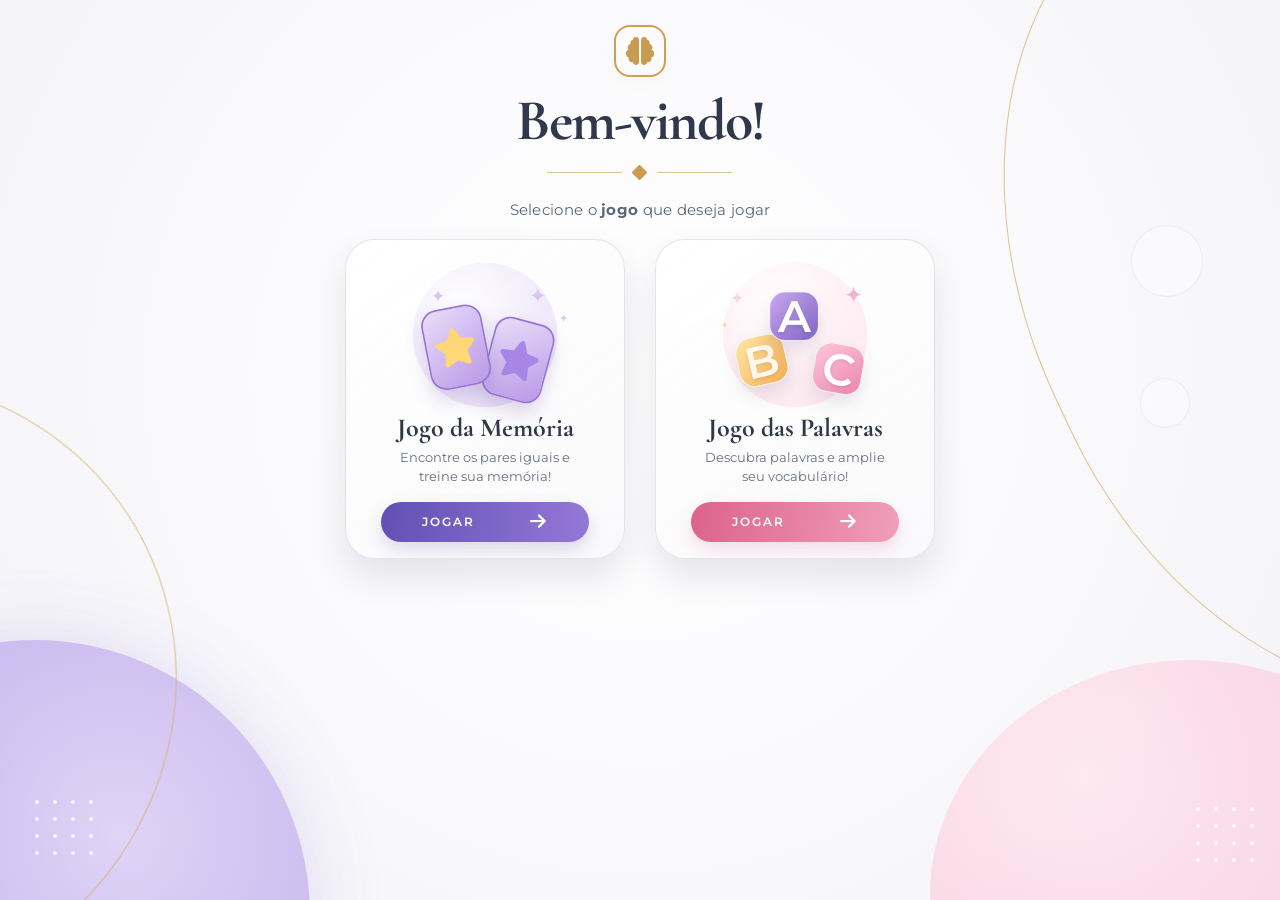
<file: index.html>
<!DOCTYPE html>
<html lang="pt-br">
<head>
    <meta charset="UTF-8">
    <meta name="viewport" content="width=device-width, initial-scale=1.0">

    <title>Jogos</title>

    <link rel="preconnect" href="https://fonts.googleapis.com">
    <link rel="preconnect" href="https://fonts.gstatic.com" crossorigin>
    <link href="https://fonts.googleapis.com/css2?family=Cormorant+Garamond:wght@600;700&family=Montserrat:wght@400;500;600;700&display=swap" rel="stylesheet">

    <link rel="stylesheet"
          href="https://cdnjs.cloudflare.com/ajax/libs/font-awesome/6.5.2/css/all.min.css">
    <link rel="stylesheet" href="assets/css/style.css">
</head>

<body>
    <div class="forma forma-esquerda"></div>
    <div class="forma forma-direita"></div>

    <div class="linha linha-esquerda"></div>
    <div class="linha linha-direita"></div>

    <div class="circulo circulo-1"></div>
    <div class="circulo circulo-2"></div>

    <div class="pontinhos pontinhos-esquerda">
        <span></span><span></span><span></span><span></span>
        <span></span><span></span><span></span><span></span>
        <span></span><span></span><span></span><span></span>
        <span></span><span></span><span></span><span></span>
    </div>

    <div class="pontinhos pontinhos-direita">
        <span></span><span></span><span></span><span></span>
        <span></span><span></span><span></span><span></span>
        <span></span><span></span><span></span><span></span>
        <span></span><span></span><span></span><span></span>
    </div>


    <main class="pagina">
        <section class="cabecalho">
            <div class="icone-cerebro">
                <i class="fa-solid fa-brain"></i>
            </div>

            <h1>Bem-vindo!</h1>

            <div class="divisor">
                <span></span>
                <i class="fa-solid fa-diamond"></i>
                <span></span>
            </div>

            <h2>Selecione o <strong>jogo</strong> que deseja jogar</h2>
        </section>


        <section class="jogos">
            <div class="card card-memoria">
                <div class="ilustracao memoria-ilustracao">
                    <div class="brilho brilho-1">✦</div>
                    <div class="brilho brilho-2">✦</div>
                    <div class="brilho brilho-3">✦</div>

                    <div class="circulo-fundo"></div>

                    <div class="carta carta-1">
                        <i class="fa-solid fa-star"></i>
                    </div>

                    <div class="carta carta-2">
                        <i class="fa-solid fa-star"></i>
                    </div>
                </div>

                <h3>Jogo da Memória</h3>

                <p>
                    Encontre os pares iguais e<br>
                    treine sua memória!
                </p>

                <button class="botao jogar-memoria">
                    <span>JOGAR</span>
                    <i class="fa-solid fa-arrow-right"></i>
                </button>
            </div>


            <div class="card card-palavras">
                <div class="ilustracao palavras-ilustracao">
                    <div class="brilho brilho-a">✦</div>
                    <div class="brilho brilho-b">✦</div>
                    <div class="brilho brilho-c">✦</div>

                    <div class="circulo-fundo"></div>

                    <div class="letra letra-b">B</div>
                    <div class="letra letra-a">A</div>
                    <div class="letra letra-c">C</div>
                </div>

                <h3>Jogo das Palavras</h3>

                <p>
                    Descubra palavras e amplie<br>
                    seu vocabulário!
                </p>

                <button class="botao jogar-palavras">
                    <span>JOGAR</span>
                    <i class="fa-solid fa-arrow-right"></i>
                </button>
            </div>
        </section>
    </main>

    <script src="assets/js/script.js"></script>

</body>
</html>
</file>
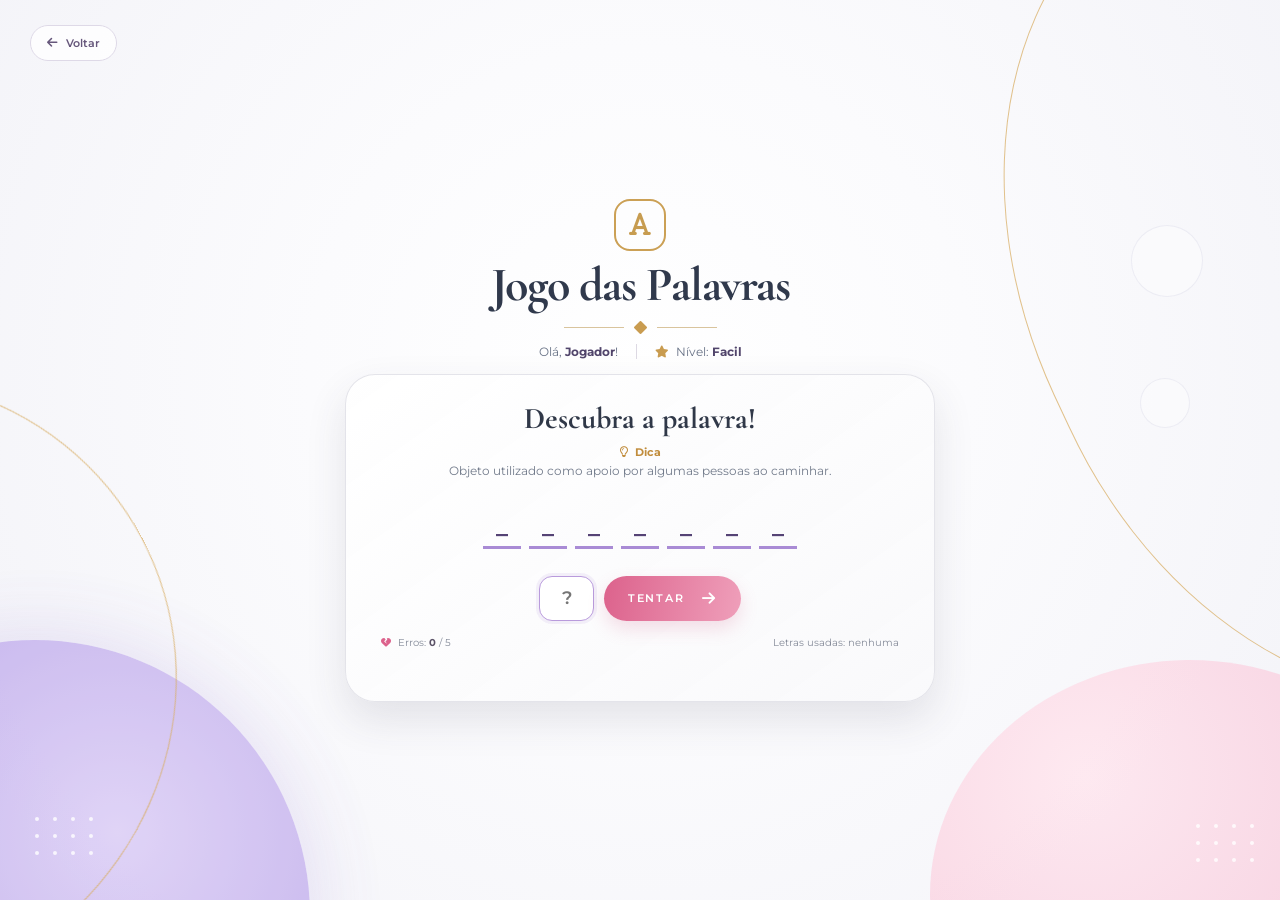
<file: jogo-palavras.html>
<!DOCTYPE html>
<html lang="pt-br">
<head>
    <meta charset="UTF-8">
    <meta name="viewport" content="width=device-width, initial-scale=1.0">

    <title>Jogo das Palavras</title>

    <link rel="preconnect" href="https://fonts.googleapis.com">
    <link rel="preconnect" href="https://fonts.gstatic.com" crossorigin>
    <link href="https://fonts.googleapis.com/css2?family=Cormorant+Garamond:wght@600;700&family=Montserrat:wght@400;500;600;700&display=swap" rel="stylesheet">

    <link rel="stylesheet"
          href="https://cdnjs.cloudflare.com/ajax/libs/font-awesome/6.5.2/css/all.min.css">
    <link rel="stylesheet" href="assets/css/jogo-palavras.css">
</head>

<body>
    <div class="forma forma-esquerda"></div>
    <div class="forma forma-direita"></div>

    <div class="linha linha-esquerda"></div>
    <div class="linha linha-direita"></div>

    <div class="circulo circulo-1"></div>
    <div class="circulo circulo-2"></div>


    <div class="pontinhos pontinhos-esquerda">
        <span></span><span></span><span></span><span></span>
        <span></span><span></span><span></span><span></span>
        <span></span><span></span><span></span><span></span>
    </div>

    <div class="pontinhos pontinhos-direita">
        <span></span><span></span><span></span><span></span>
        <span></span><span></span><span></span><span></span>
        <span></span><span></span><span></span><span></span>
    </div>


    <main class="pagina">
        <a href="palavras.html" class="botao-voltar">
            <i class="fa-solid fa-arrow-left"></i>
            <span>Voltar</span>
        </a>

        <section class="conteudo">
            <div class="icone-palavras">
                <i class="fa-solid fa-font"></i>
            </div>

            <h1>Jogo das Palavras</h1>

            <div class="divisor">
                <span></span>
                <i class="fa-solid fa-diamond"></i>
                <span></span>
            </div>

            <div class="jogador">
                <span>
                    Olá, <strong id="nickname-display"></strong>!
                </span>

                <span class="nivel-display">
                    <i class="fa-solid fa-star"></i>
                    Nível: <strong id="nivel-display"></strong>
                </span>
            </div>


            <div class="card">
                <h2>Descubra a palavra!</h2>

                <p class="dica-titulo">
                    <i class="fa-regular fa-lightbulb"></i>
                    Dica
                </p>

                <p id="dica" class="dica">
                    Carregando dica...
                </p>


                <div id="palavra" class="palavra">
                </div>


                <div class="campo-letra">
                    <input
                        type="text"
                        id="letra-input"
                        maxlength="1"
                        placeholder="?"
                        autocomplete="off"
                    >

                    <button id="tentar" class="botao">
                        <span>TENTAR</span>
                        <i class="fa-solid fa-arrow-right"></i>
                    </button>
                </div>


                <div class="informacoes">
                    <div class="erros">
                        <i class="fa-solid fa-heart-crack"></i>
                        Erros:
                        <strong id="erros">0</strong> / 5
                    </div>

                    <div id="letras-usadas" class="letras-usadas">
                        Letras usadas: nenhuma
                    </div>
                </div>


                <p id="mensagem" class="mensagem"></p>


                <div id="botoes-finais" class="botoes-finais">
                    <button id="jogar-novamente" class="botao novamente">
                        <i class="fa-solid fa-rotate-right"></i>
                        JOGAR NOVAMENTE
                    </button>

                    <button id="voltar" class="voltar">
                        <i class="fa-solid fa-arrow-left"></i>
                        Trocar nível
                    </button>
                </div>
            </div>
        </section>
    </main>

    <script src="assets/js/jogo-palavras.js"></script>

</body>
</html>
</file>
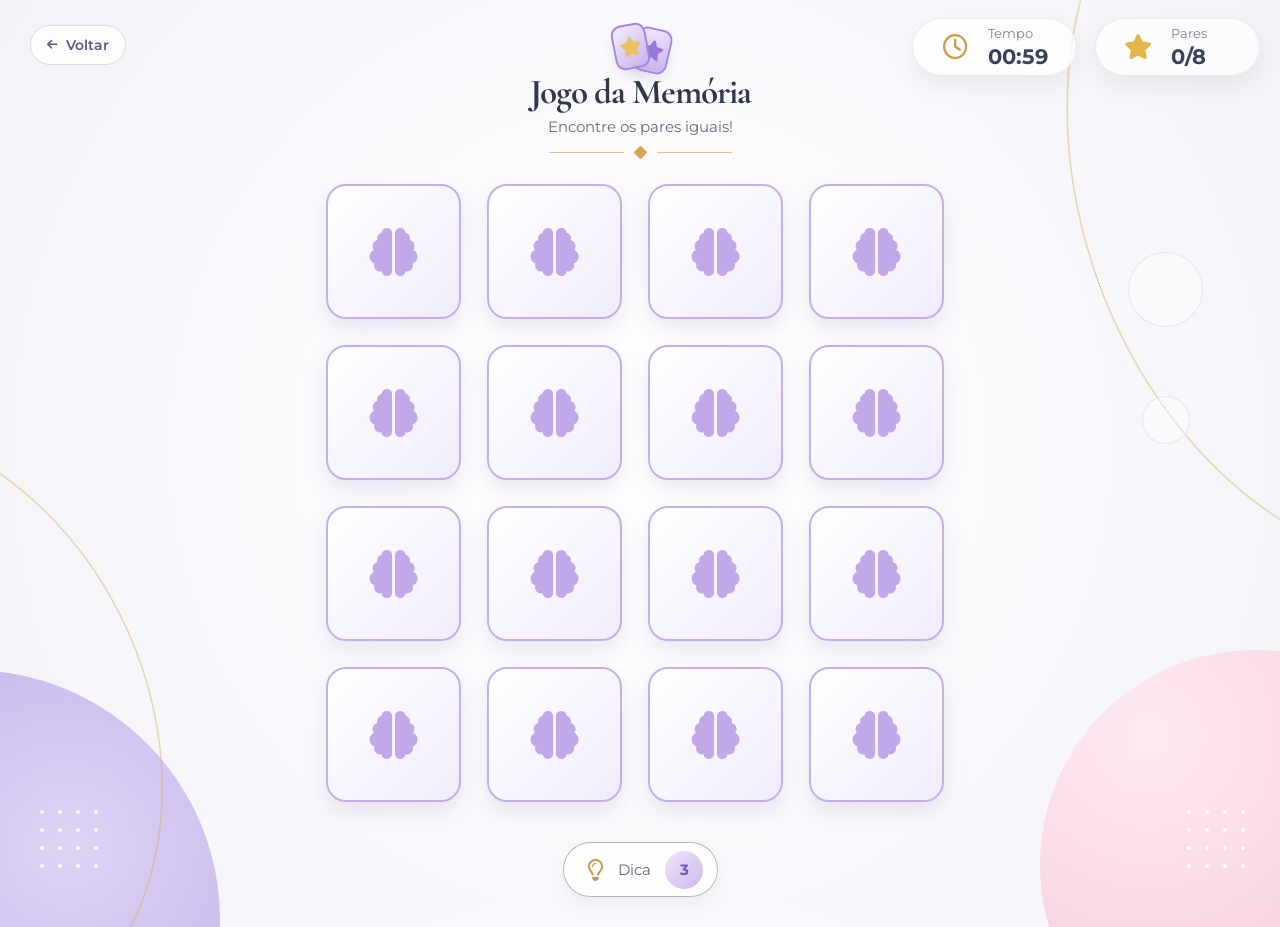
<file: memoria.html>
<!DOCTYPE html>
<html lang="pt-br">
<head>
    <meta charset="UTF-8">
    <meta name="viewport" content="width=device-width, initial-scale=1.0">

    <title>Jogo da Memória</title>

    <link rel="preconnect" href="https://fonts.googleapis.com">
    <link rel="preconnect" href="https://fonts.gstatic.com" crossorigin>
    <link href="https://fonts.googleapis.com/css2?family=Cormorant+Garamond:wght@600;700&family=Montserrat:wght@400;500;600;700&display=swap" rel="stylesheet">

    <link rel="stylesheet"
        href="https://cdnjs.cloudflare.com/ajax/libs/font-awesome/6.5.2/css/all.min.css">
    <link rel="stylesheet" href="assets/css/memoria.css">
</head>

<body>
    <div class="forma forma-esquerda"></div>
    <div class="forma forma-direita"></div>

    <div class="linha linha-esquerda"></div>
    <div class="linha linha-direita"></div>

    <div class="circulo circulo-1"></div>
    <div class="circulo circulo-2"></div>

    <div class="pontinhos pontinhos-esquerda">
        <span></span><span></span><span></span><span></span>
        <span></span><span></span><span></span><span></span>
        <span></span><span></span><span></span><span></span>
        <span></span><span></span><span></span><span></span>
    </div>

    <div class="pontinhos pontinhos-direita">
        <span></span><span></span><span></span><span></span>
        <span></span><span></span><span></span><span></span>
        <span></span><span></span><span></span><span></span>
        <span></span><span></span><span></span><span></span>
    </div>


    <main class="pagina">
        <a href="index.html" class="botao-voltar">
            <i class="fa-solid fa-arrow-left"></i>
            <span>Voltar</span>
        </a>

        <div class="informacoes">
            <div class="tempo-box">
                <div class="icone-info">
                    <i class="fa-regular fa-clock"></i>
                </div>

                <div>
                    <span class="info-label">Tempo</span>
                    <strong id="tempo">01:00</strong>
                </div>
            </div>

            <div class="pares-box">
                <div class="icone-info estrela">
                    <i class="fa-solid fa-star"></i>
                </div>

                <div>
                    <span class="info-label">Pares</span>
                    <strong id="pares">0/8</strong>
                </div>
            </div>
        </div>

        <header class="cabecalho">
            <div class="icone-jogo">
                <div class="mini-carta mini-carta-1">
                    <i class="fa-solid fa-star"></i>
                </div>

                <div class="mini-carta mini-carta-2">
                    <i class="fa-solid fa-star"></i>
                </div>
            </div>

            <h1>Jogo da Memória</h1>
            <p>Encontre os pares iguais!</p>

            <div class="divisor">
                <span></span>
                <i class="fa-solid fa-diamond"></i>
                <span></span>
            </div>
        </header>

        <section class="tabuleiro" id="tabuleiro"></section>

        <button class="botao-dica" id="botaoDica">
            <i class="fa-regular fa-lightbulb"></i>
            <span>Dica</span>
            <strong id="dicasRestantes">3</strong>
        </button>
    </main>

    <div class="modal" id="modal">
        <div class="modal-conteudo">
            <div class="resultado-icone" id="resultadoIcone">
                <i class="fa-solid fa-trophy"></i>
            </div>

            <h2 id="tituloResultado">Você ganhou!</h2>

            <p id="mensagemResultado">
                Parabéns! Você encontrou todos os pares!
            </p>

            <div class="resultado-tempo">
                <i class="fa-regular fa-clock"></i>
                <span>Tempo:</span>
                <strong id="tempoFinal">00:00</strong>
            </div>

            <button class="botao-jogar-novamente" id="jogarNovamente">
                <i class="fa-solid fa-rotate-right"></i>
                  Jogar novamente
            </button>

            <a href="index.html" class="modal-voltar">
                <i class="fa-solid fa-house"></i>
                Voltar ao início
            </a>
        </div>
    </div>

    <script src="assets/js/memoria.js"></script>
</body>
</html>
</file>
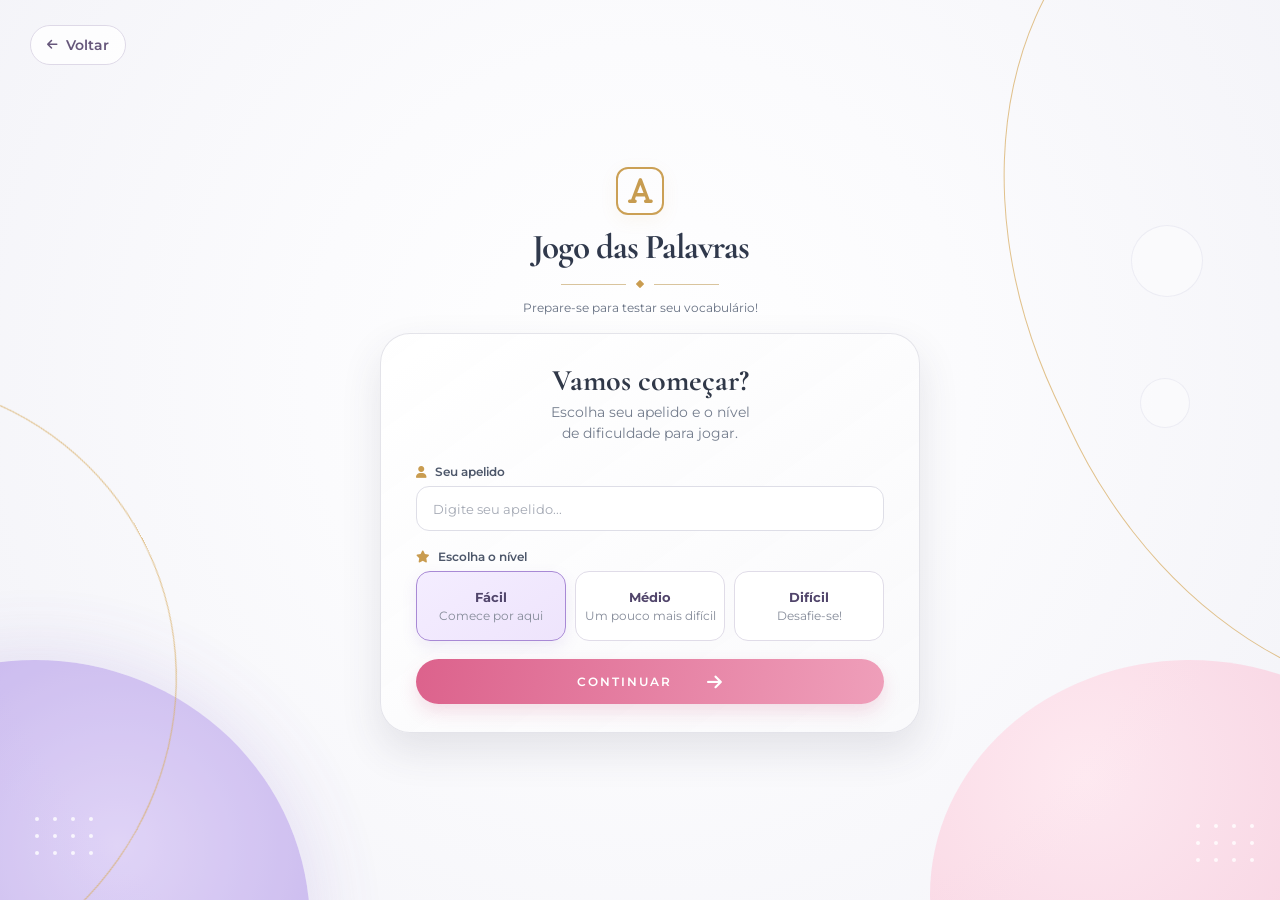
<file: palavras.html>
<!DOCTYPE html>
<html lang="pt-br">
<head>
    <meta charset="UTF-8">
    <meta name="viewport" content="width=device-width, initial-scale=1.0">

    <title>Jogo das Palavras</title>

    <link rel="preconnect" href="https://fonts.googleapis.com">
    <link rel="preconnect" href="https://fonts.gstatic.com" crossorigin>
    <link href="https://fonts.googleapis.com/css2?family=Cormorant+Garamond:wght@600;700&family=Montserrat:wght@400;500;600;700&display=swap" rel="stylesheet">

    <link rel="stylesheet"
          href="https://cdnjs.cloudflare.com/ajax/libs/font-awesome/6.5.2/css/all.min.css">
    <link rel="stylesheet" href="assets/css/palavras.css">
</head>

<body>
    <div class="forma forma-esquerda"></div>
    <div class="forma forma-direita"></div>

    <div class="linha linha-esquerda"></div>
    <div class="linha linha-direita"></div>

    <div class="circulo circulo-1"></div>
    <div class="circulo circulo-2"></div>

    <div class="pontinhos pontinhos-esquerda">
        <span></span><span></span><span></span><span></span>
        <span></span><span></span><span></span><span></span>
        <span></span><span></span><span></span><span></span>
    </div>

    <div class="pontinhos pontinhos-direita">
        <span></span><span></span><span></span><span></span>
        <span></span><span></span><span></span><span></span>
        <span></span><span></span><span></span><span></span>
    </div>
    

    <main class="pagina">
        <a href="index.html" class="botao-voltar">
            <i class="fa-solid fa-arrow-left"></i>
            <span>Voltar</span>
        </a>

        <section class="conteudo">
            <div class="icone-palavras">
                <i class="fa-solid fa-font"></i>
            </div>

            <h1>Jogo das Palavras</h1>

            <div class="divisor">
                <span></span>
                <i class="fa-solid fa-diamond"></i>
                <span></span>
            </div>

            <p class="subtitulo">
                Prepare-se para testar seu vocabulário!
            </p>


            <div class="card">
                <h2>Vamos começar?</h2>

                <p class="descricao">
                    Escolha seu apelido e o nível<br>
                    de dificuldade para jogar.
                </p>


                <div class="campo">
                    <label for="nickname">
                        <i class="fa-solid fa-user"></i>
                        Seu apelido
                    </label>

                    <input
                        type="text"
                        id="nickname"
                        placeholder="Digite seu apelido..."
                        maxlength="20"
                        autocomplete="off"
                    >
                </div>


                <div class="campo">
                    <label>
                        <i class="fa-solid fa-star"></i>
                        Escolha o nível
                    </label>

                    <div class="niveis">
                        <button type="button" class="nivel selecionado" data-nivel="facil">
                            <span class="nivel-titulo">Fácil</span>
                            <span class="nivel-texto">Comece por aqui</span>
                        </button>

                        <button type="button" class="nivel" data-nivel="medio">
                            <span class="nivel-titulo">Médio</span>
                            <span class="nivel-texto">Um pouco mais difícil</span>
                        </button>

                        <button type="button" class="nivel" data-nivel="dificil">
                            <span class="nivel-titulo">Difícil</span>
                            <span class="nivel-texto">Desafie-se!</span>
                        </button>
                    </div>
                </div>

                <button id="continuar" class="botao">
                    <span>CONTINUAR</span>
                    <i class="fa-solid fa-arrow-right"></i>
                </button>

                <p id="mensagem" class="mensagem"></p>
            </div>
        </section>
    </main>

    <script src="assets/js/palavras.js"></script>

</body>
</html>
</file>
<file: assets/css/style.css>
* {
    margin: 0;
    padding: 0;
    box-sizing: border-box;
}

html,
body {
    width: 100%;
    min-height: 100%;
}

body {
    background:
        radial-gradient(
            circle at 50% 42%,
            #ffffff 0%,
            #fbfbfd 40%,
            #f3f3f8 100%
        );
    font-family: "Montserrat", sans-serif;
    overflow: hidden;
    position: relative;
    color: #2e3748;
}



.forma {
    position: fixed;
    z-index: -5;
    pointer-events: none;
}

.forma-esquerda {
    width: 550px;
    height: 550px;
    left: -240px;
    bottom: -290px;
    background:
        radial-gradient(
            circle at 65% 35%,
            #d8c8f5,
            #9d82df
        );
    border-radius: 50%;
    opacity: 0.75;
    box-shadow: 0 0 80px rgba(135, 103, 207, 0.25);
}

.forma-direita {
    width: 520px;
    height: 470px;
    right: -170px;
    bottom: -230px;
    background:
        radial-gradient(
            circle at 30% 25%,
            #ffe5ee,
            #f3b9cf
        );
    border-radius: 50%;
    opacity: 0.8;
}

.linha {
    position: fixed;
    z-index: -4;
    border: 1px solid #d8ae64;
    opacity: 0.75;
    pointer-events: none;
}

.linha-esquerda {
    width: 650px;
    height: 620px;
    left: -470px;
    bottom: -100px;
    border-radius: 50%;
    transform: rotate(-28deg);
}

.linha-direita {
    width: 670px;
    height: 880px;
    right: -420px;
    top: -170px;
    border-radius: 48%;
    transform: rotate(-25deg);
}

.circulo {
    position: fixed;
    border-radius: 50%;
    z-index: -3;
    background: rgba(255, 255, 255, 0.35);
    border: 1px solid rgba(230, 230, 240, 0.7);
}

.circulo-1 {
    width: 72px;
    height: 72px;
    right: 6%;
    top: 25%;
}

.circulo-2 {
    width: 50px;
    height: 50px;
    right: 7%;
    top: 42%;
}

.pontinhos {
    position: fixed;
    display: grid;
    grid-template-columns: repeat(4, 5px);
    gap: 13px;
    z-index: -2;
}

.pontinhos span {
    width: 4px;
    height: 4px;
    background: white;
    border-radius: 50%;
    opacity: 0.8;
}

.pontinhos-esquerda {
    left: 35px;
    bottom: 45px;
}

.pontinhos-direita {
    right: 25px;
    bottom: 38px;
}



.pagina {
    width: 100%;
    height: 100vh;
    padding: 25px 20px 20px;
    display: flex;
    flex-direction: column;
    align-items: center;
    justify-content: flex-start;
    position: relative;
}



.cabecalho {
    text-align: center;
}

.icone-cerebro {
    width: 52px;
    height: 52px;
    margin: 0 auto 18px;
    display: flex;
    align-items: center;
    justify-content: center;
    border: 2px solid #cba055;
    border-radius: 16px;
    color: #c79c50;
    font-size: 28px;
    box-shadow: 0 5px 18px rgba(198, 155, 77, 0.08);
}

.cabecalho h1 {
    font-family: "Cormorant Garamond", serif;
    font-size: 58px;
    font-weight: 700;
    letter-spacing: -2px;
    color: #30394c;
    line-height: 0.9;
}

.divisor {
    margin: 18px auto 20px;
    display: flex;
    align-items: center;
    justify-content: center;
    gap: 10px;
}

.divisor span {
    width: 75px;
    height: 1px;
    background: #d9c49d;
}

.divisor i {
    color: #c99c50;
    font-size: 15px;
}

.cabecalho h2 {
    font-size: 15px;
    font-weight: 400;
    color: #5d6778;
    letter-spacing: 0.3px;
}

.cabecalho h2 strong {
    font-weight: 700;
}



.jogos {
    display: flex;
    gap: 30px;
    margin-top: 20px;
    justify-content: center;
    flex-wrap: nowrap;
}



.card {
    width: 280px;
    height: 320px;
    padding: 22px 30px 25px;
    background:
        linear-gradient(
            145deg,
            rgba(255, 255, 255, 0.95),
            rgba(249, 249, 251, 0.88)
        );
    border: 1px solid rgba(225, 225, 232, 0.9);
    border-radius: 30px;
    text-align: center;
    box-shadow: 0 18px 35px rgba(58, 61, 80, 0.12);
    transition:
        transform 0.35s ease,
        box-shadow 0.35s ease;
    position: relative;
    overflow: hidden;
}

.card::before {
    content: "";
    position: absolute;
    width: 200px;
    height: 200px;
    top: -110px;
    left: -100px;
    border-radius: 50%;
    background: rgba(255, 255, 255, 0.5);
    pointer-events: none;
}

.card:hover {
    transform: translateY(-10px);
    box-shadow: 0 30px 55px rgba(58, 61, 80, 0.17);
}



.ilustracao {
    width: 210px;
    height: 145px;
    margin: 0 auto 5px;
    position: relative;
    display: flex;
    align-items: center;
    justify-content: center;
    transform: scale(0.85);
}

.circulo-fundo {
    position: absolute;
    width: 170px;
    height: 170px;
    border-radius: 50%;
    background:
        radial-gradient(
            circle at 35% 30%,
            rgba(255, 255, 255, 0.8),
            rgba(218, 203, 246, 0.8)
        );
    opacity: 0.8;
}



.carta {
    position: absolute;
    width: 72px;
    height: 95px;
    border-radius: 19px;
    display: flex;
    align-items: center;
    justify-content: center;
    background:
        linear-gradient(
            145deg,
            #e8def9,
            #b998e6
        );
    border: 2px solid #9a74d3;
    box-shadow: 0 12px 22px rgba(102, 75, 156, 0.23);
}

.carta i {
    font-size: 45px;
}

.carta-1 {
    left: 35px;
    top: 40px;
    transform: rotate(-11deg);
    color: #ffd777;
    z-index: 2;
}

.carta-2 {
    right: 30px;
    top: 55px;
    transform: rotate(15deg);
    color: #a786e7;
}

.brilho {
    position: absolute;
    color: #d9c5f2;
    z-index: 5;
    font-size: 20px;
}

.brilho-1 {
    top: 15px;
    left: 42px;
}

.brilho-2 {
    top: 12px;
    right: 32px;

    font-size: 25px;
}

.brilho-3 {
    top: 45px;
    right: 7px;

    font-size: 13px;
}



.palavras-ilustracao .circulo-fundo {
    background:
        radial-gradient(
            circle at 40% 30%,
            rgba(255, 255, 255, 0.9),
            rgba(255, 219, 232, 0.95)
        );
}

.letra {
    position: absolute;
    width: 58px;
    height: 58px;
    display: flex;
    align-items: center;
    justify-content: center;
    border-radius: 18px;
    font-family: "Montserrat", sans-serif;
    font-size: 52px;
    font-weight: 600;
    box-shadow: 0 10px 20px rgba(100, 80, 100, 0.15);
    border: 1px solid rgba(255, 255, 255, 0.8);
    color: white;
    text-shadow: 0 2px 4px rgba(0, 0, 0, 0.08);
}

.letra-b {
    left: 37px;
    top: 74px;
    transform: rotate(-13deg);
    background:
        linear-gradient(
            135deg,
            #ffe6a7,
            #f2ad53
        );
    color: #fff8eb;
}

.letra-a {
    top: 22px;
    left: 75px;
    z-index: 3;
    background:
        linear-gradient(
            135deg,
            #c9a7ef,
            #8264c5
        );
}

.letra-c {
    right: 25px;
    top: 84px;
    transform: rotate(10deg);
    background:
        linear-gradient(
            135deg,
            #ffc7da,
            #e986ac
        );
}

.brilho-a {
    top: 18px;
    left: 28px;
    color: #f6d8e5;
}

.brilho-b {
    top: 10px;
    right: 24px;
    color: #eab6d0;
    font-size: 27px;
}

.brilho-c {
    top: 54px;
    left: 18px;
    color: #f6d9a2;
    font-size: 11px;
}



.card h3 {
    font-family: "Cormorant Garamond", serif;
    font-size: 26px;
    font-weight: 700;
    color: #303848;
    margin-bottom: 5px;
}

.card p {
    font-size: 13px;
    line-height: 1.45;
    color: #667082;
    margin-bottom: 16px;
}



.botao {
    width: 208px;
    height: 40px;
    border: none;
    border-radius: 50px;
    color: white;
    font-family: "Montserrat", sans-serif;
    font-size: 12px;
    font-weight: 600;
    letter-spacing: 2px;
    cursor: pointer;
    display: flex;
    align-items: center;
    justify-content: center;
    gap: 55px;
    margin: auto;
    box-shadow: 0 8px 18px rgba(100, 80, 150, 0.2);
    transition:
        transform 0.25s ease,
        box-shadow 0.25s ease,
        filter 0.25s ease;
}

.botao:hover {
    transform: scale(1.04);
    filter: brightness(1.06);
}

.botao:active {
    transform: scale(0.97);
}

.botao i {
    font-size: 18px;
    transition: transform 0.25s ease;
}

.botao:hover i {
    transform: translateX(6px);
}

.jogar-memoria {
    background:
        linear-gradient(
            100deg,
            #6150b4,
            #9578d7
        );
}

.jogar-palavras {
    background:
        linear-gradient(
            100deg,
            #dc628c,
            #ef9fba
        );
    box-shadow:
        0 8px 18px rgba(211, 99, 140, 0.2);
}



@media (max-width: 850px) {
    .pagina {
        padding: 30px 15px;
    }
    .cabecalho h1 {
        font-size: 50px;
    }
    .jogos {
        gap: 20px;
    }
    .card {
        width: 270px;
    }
}

@media (max-width: 600px) {
    body {
        overflow-x: hidden;
        overflow-y: auto;
    }
    .pagina {
        width: 100%;
        min-height: 100vh;
        height: auto;
        padding: 35px 15px 40px;
    }
    .icone-cerebro {
        width: 48px;
        height: 48px;
        font-size: 24px;
        margin-bottom: 14px;
    }
    .cabecalho h1 {
        font-size: 45px;
        letter-spacing: -1px;
    }
    .divisor {
        margin: 15px auto 17px;
    }
    .divisor span {
        width: 55px;
    }
    .cabecalho h2 {
        font-size: 13px;
        padding: 0 10px;
    }
    .jogos {
        width: 100%;
        flex-direction: column;
        align-items: center;
        gap: 20px;
        margin-top: 25px;
    }
    .card {
        width: min(340px, 90vw);
        height: auto;
        min-height: 350px;
        padding: 18px 20px 22px;
    }
    .ilustracao {
        transform: scale(0.78);
        margin-bottom: 0;
    }
    .card h3 {
        font-size: 25px;
        margin-top: -5px;
    }
    .card p {
        font-size: 12px;
        margin-bottom: 14px;
    }
    .botao {
        width: 190px;
        height: 40px;
        gap: 40px;
    }
    .forma-esquerda {
        width: 350px;
        height: 350px;
        left: -220px;
        bottom: -180px;
    }
    .forma-direita {
        width: 330px;
        height: 330px;
        right: -190px;
        bottom: -160px;
    }
    .linha-esquerda {
        width: 400px;
        height: 450px;
        left: -300px;
    }
    .linha-direita {
        width: 400px;
        height: 550px;
        right: -300px;
    }
    .circulo-1 {
        width: 50px;
        height: 50px;
        right: 3%;
        top: 30%;
    }
    .circulo-2 {
        width: 35px;
        height: 35px;
        right: 5%;
        top: 45%;
    }
    .pontinhos {
        transform: scale(0.7);
    }
    .pontinhos-esquerda {
        left: 10px;
        bottom: 20px;
    }
    .pontinhos-direita {
        right: 5px;
        bottom: 20px;
    }
}
</file>
<file: assets/css/jogo-palavras.css>
* {
    margin: 0;
    padding: 0;
    box-sizing: border-box;
}

html,
body {
    width: 100%;
    min-height: 100%;
}

body {
    background:
        radial-gradient(
            circle at 50% 42%,
            #ffffff 0%,
            #fbfbfd 40%,
            #f3f3f8 100%
        );
    font-family: "Montserrat", sans-serif;
    overflow: hidden;
    position: relative;
    color: #2e3748;
}



.forma {
    position: fixed;
    z-index: -5;
    pointer-events: none;
}

.forma-esquerda {
    width: 550px;
    height: 550px;
    left: -240px;
    bottom: -290px;
    background:
        radial-gradient(
            circle at 65% 35%,
            #d8c8f5,
            #9d82df
        );
    border-radius: 50%;
    opacity: 0.75;
    box-shadow: 0 0 80px rgba(135, 103, 207, 0.25);
}

.forma-direita {
    width: 520px;
    height: 470px;
    right: -170px;
    bottom: -230px;
    background:
        radial-gradient(
            circle at 30% 25%,
            #ffe5ee,
            #f3b9cf
        );
    border-radius: 50%;
    opacity: 0.8;
}



.linha {
    position: fixed;
    z-index: -4;
    border: 1px solid #d8ae64;
    opacity: 0.75;
    pointer-events: none;
}

.linha-esquerda {
    width: 650px;
    height: 620px;
    left: -470px;
    bottom: -100px;
    border-radius: 50%;
    transform: rotate(-28deg);
}

.linha-direita {
    width: 670px;
    height: 880px;
    right: -420px;
    top: -170px;
    border-radius: 48%;
    transform: rotate(-25deg);
}



.circulo {
    position: fixed;
    border-radius: 50%;
    z-index: -3;
    background: rgba(255, 255, 255, 0.35);
    border: 1px solid rgba(230, 230, 240, 0.7);
}

.circulo-1 {
    width: 72px;
    height: 72px;
    right: 6%;
    top: 25%;
}

.circulo-2 {
    width: 50px;
    height: 50px;
    right: 7%;
    top: 42%;
}



.pontinhos {
    position: fixed;
    display: grid;
    grid-template-columns: repeat(4, 5px);
    gap: 13px;
    z-index: -2;
}

.pontinhos span {
    width: 4px;
    height: 4px;
    background: white;
    border-radius: 50%;
    opacity: 0.8;
}

.pontinhos-esquerda {
    left: 35px;
    bottom: 45px;
}

.pontinhos-direita {
    right: 25px;
    bottom: 38px;
}



.pagina {
    width: 100%;
    height: 100vh;
    padding: 25px 20px;
    display: flex;
    align-items: center;
    justify-content: center;
}

.conteudo {
    width: 100%;
    max-width: 590px;
    text-align: center;
}



.botao-voltar {
    position: absolute;
    top: 25px;
    left: 30px;
    display: flex;
    align-items: center;
    gap: 8px;
    padding: 10px 16px;
    border: 1px solid #ded9e7;
    border-radius: 50px;
    background: rgba(255, 255, 255, 0.8);
    color: #66577b;
    text-decoration: none;
    font-size: 11px;
    font-weight: 600;
    transition: 0.25s ease;
}

.botao-voltar:hover {
    transform: translateX(-3px);
    background: white;
    border-color: #c9b4e6;
    box-shadow: 0 5px 15px rgba(80, 70, 100, 0.10);
}

.botao-voltar i {
    font-size: 12px;
}



.icone-palavras {
    width: 52px;
    height: 52px;
    margin: 0 auto 10px;
    display: flex;
    align-items: center;
    justify-content: center;
    border: 2px solid #cba055;
    border-radius: 16px;
    color: #c79c50;
    font-size: 25px;
}



h1 {
    font-family: "Cormorant Garamond", serif;
    font-size: 48px;
    font-weight: 700;
    letter-spacing: -1px;
    color: #30394c;
    line-height: 1;
}



.divisor {
    margin: 12px auto 10px;
    display: flex;
    align-items: center;
    justify-content: center;
    gap: 10px;
}

.divisor span {
    width: 60px;
    height: 1px;
    background: #d9c49d;
}

.divisor i {
    color: #c99c50;
    font-size: 13px;
}



.jogador {
    display: flex;
    align-items: center;
    justify-content: center;
    gap: 18px;
    font-size: 12px;
    color: #687286;
    margin-bottom: 15px;
}

.jogador strong {
    color: #51456b;
}

.nivel-display {
    padding-left: 18px;
    border-left: 1px solid #ddd9e3;
}

.nivel-display i {
    color: #c99c50;
    margin-right: 4px;
}



.card {
    width: 100%;
    padding: 25px 35px 23px;
    background:
        linear-gradient(
            145deg,
            rgba(255, 255, 255, 0.98),
            rgba(249, 249, 251, 0.94)
        );
    border: 1px solid rgba(225, 225, 232, 0.9);
    border-radius: 30px;
    box-shadow: 0 18px 40px rgba(58, 61, 80, 0.12);
}



.card h2 {
    font-family: "Cormorant Garamond", serif;
    font-size: 30px;
    color: #303848;
    margin-bottom: 8px;
}



.dica-titulo {
    font-size: 11px;
    font-weight: 700;
    color: #c18d3d;
    margin-bottom: 4px;
}

.dica-titulo i {
    margin-right: 4px;
}

.dica {
    font-size: 12px;
    color: #727b8b;
    margin-bottom: 18px;
}



.palavra {
    min-height: 62px;
    display: flex;
    justify-content: center;
    align-items: center;
    gap: 8px;
    margin-bottom: 18px;
}

.letra-slot {
    width: 38px;
    height: 45px;
    display: flex;
    align-items: center;
    justify-content: center;
    border-bottom: 3px solid #a98bd5;
    font-size: 24px;
    font-weight: 700;
    color: #554375;
    text-transform: uppercase;
}



.campo-letra {
    display: flex;
    justify-content: center;
    gap: 10px;
}

#letra-input {
    width: 55px;
    height: 45px;
    text-align: center;
    border: 1px solid #ddd9e5;
    border-radius: 13px;
    outline: none;
    background: white;
    font-family: "Montserrat", sans-serif;
    font-size: 18px;
    font-weight: 600;
    color: #4e4165;
    text-transform: uppercase;
    transition:
        border-color 0.25s ease,
        box-shadow 0.25s ease;
}

#letra-input:focus {
    border-color: #b99bdc;
    box-shadow: 0 0 0 3px rgba(185, 155, 220, 0.14);
}



.botao {
    height: 45px;
    padding: 0 24px;
    border: none;
    border-radius: 50px;
    color: white;
    font-family: "Montserrat", sans-serif;
    font-size: 11px;
    font-weight: 600;
    letter-spacing: 1.7px;
    cursor: pointer;
    display: flex;
    align-items: center;
    justify-content: center;
    gap: 18px;
    background:
        linear-gradient(
            100deg,
            #dc628c,
            #ef9fba
        );
    box-shadow: 0 8px 18px rgba(211, 99, 140, 0.2);
    transition:
        transform 0.25s ease,
        filter 0.25s ease;
}

.botao:hover {
    transform: scale(1.03);
    filter: brightness(1.05);
}

.botao:active {
    transform: scale(0.97);
}

.botao i {
    font-size: 15px;
}



.informacoes {
    margin-top: 15px;
    display: flex;
    justify-content: space-between;
    align-items: center;
    font-size: 10px;
    color: #858b99;
}

.erros i {
    color: #dc628c;
    margin-right: 4px;
}

.erros strong {
    color: #5b5267;
}

.letras-usadas {
    max-width: 250px;
    text-align: right;
}



.mensagem {
    min-height: 19px;
    margin-top: 10px;
    font-size: 12px;
    font-weight: 600;
    color: #6d5a88;
}



.botoes-finais {
    display: none;
    margin-top: 12px;
    align-items: center;
    justify-content: center;
    flex-direction: column;
    gap: 8px;
}

.botao.novamente {
    background:
        linear-gradient(
            100deg,
            #7960c2,
            #9c80d7
        );
    font-size: 10px;
}

.voltar {
    border: none;
    background: transparent;
    color: #8b8295;
    font-family: "Montserrat", sans-serif;
    font-size: 10px;
    cursor: pointer;
}

.voltar:hover {
    color: #6d5a88;
}



.jogo-finalizado .campo-letra {
    opacity: 0.5;
    pointer-events: none;
}



@media (max-width: 550px) {
    body {
        overflow-x: hidden;
        overflow-y: auto;
    }
    .pagina {
        min-height: 100vh;
        height: auto;
        padding: 80px 15px 30px;
        align-items: flex-start;
    }
    .conteudo {
        width: 100%;
        max-width: 100%;
    }
    .botao-voltar {
        top: 16px;
        left: 15px;
        padding: 9px 13px;
        font-size: 10px;
    }
    .icone-palavras {
        width: 45px;
        height: 45px;
        margin-bottom: 8px;
        border-radius: 13px;
        font-size: 22px;
    }
    h1 {
        font-size: 39px;
        line-height: 0.95;
    }
    .divisor {
        margin: 10px auto 9px;
        gap: 8px;
    }
    .divisor span {
        width: 48px;
    }
    .jogador {
        flex-wrap: wrap;
        gap: 8px 14px;
        margin-bottom: 13px;
        font-size: 10px;
    }
    .nivel-display {
        padding-left: 14px;
    }
    .card {
        width: 100%;
        padding: 21px 16px 20px;
        border-radius: 24px;
    }
    .card h2 {
        font-size: 27px;
        margin-bottom: 6px;
    }
    .dica-titulo {
        font-size: 10px;
    }
    .dica {
        font-size: 11px;
        line-height: 1.45;
        margin-bottom: 15px;
    }
    .palavra {
        min-height: 55px;
        gap: 5px;
        flex-wrap: wrap;
        margin-bottom: 15px;
    }
    .letra-slot {
        width: 31px;
        height: 40px;
        font-size: 20px;
    }
    .campo-letra {
        width: 100%;
        gap: 8px;
    }
    #letra-input {
        width: 48px;
        height: 43px;
        flex-shrink: 0;
        font-size: 17px;
        border-radius: 12px;
    }
    .botao {
        flex: 1;
        height: 43px;
        padding: 0 16px;
        gap: 12px;
        font-size: 10px;
        letter-spacing: 1.4px;
    }
    .botao i {
        font-size: 13px;
    }
    .informacoes {
        margin-top: 13px;
        flex-direction: column;
        gap: 7px;
        font-size: 9px;
    }
    .letras-usadas {
        max-width: 100%;
        text-align: center;
    }
    .mensagem {
        margin-top: 8px;
        font-size: 11px;
    }
    .forma-esquerda {
        width: 350px;
        height: 350px;
        left: -190px;
        bottom: -200px;
    }
    .forma-direita {
        width: 330px;
        height: 310px;
        right: -180px;
        bottom: -170px;
    }
    .linha-esquerda {
        width: 400px;
        height: 450px;
        left: -330px;
        bottom: -130px;
    }
    .linha-direita {
        width: 420px;
        height: 550px;
        right: -300px;
        top: -150px;
    }
    .circulo-1 {
        width: 45px;
        height: 45px;
        right: 4%;
        top: 22%;
    }
    .circulo-2 {
        width: 32px;
        height: 32px;
        right: 5%;
        top: 38%;
    }
    .pontinhos-esquerda {
        left: 15px;
        bottom: 20px;
        transform: scale(0.75);
    }
    .pontinhos-direita {
        right: 10px;
        bottom: 20px;
        transform: scale(0.75);
    }
}

@media (max-width: 400px) {
    .pagina {
        padding: 76px 11px 25px;
    }
    h1 {
        font-size: 34px;
    }
    .jogador {
        font-size: 9px;
        gap: 6px 10px;
    }
    .nivel-display {
        padding-left: 10px;
    }
    .card {
        padding: 19px 13px 18px;
    }
    .card h2 {
        font-size: 25px;
    }
    .dica {
        font-size: 10px;
    }
    .palavra {
        gap: 4px;
    }
    .letra-slot {
        width: 27px;
        height: 37px;
        font-size: 18px;
    }
    .campo-letra {
        gap: 6px;
    }
    #letra-input {
        width: 45px;
        height: 42px;
    }
    .botao {
        height: 42px;
        padding: 0 12px;
        gap: 8px;
        font-size: 9px;
        letter-spacing: 1px;
    }
    .informacoes {
        font-size: 8px;
    }
}

@media (max-width: 350px) {
    h1 {
        font-size: 31px;
    }
    .icone-palavras {
        width: 42px;
        height: 42px;
        font-size: 20px;
    }
    .card h2 {
        font-size: 23px;
    }
    .letra-slot {
        width: 24px;
        font-size: 16px;
    }
    #letra-input {
        width: 42px;
    }
    .botao {
        font-size: 8px;
    }
}
</file>
<file: assets/css/memoria.css>
* {
    margin: 0;
    padding: 0;
    box-sizing: border-box;
}

html,
body {
    width: 100%;
    height: 100%;
}

body {
    min-height: 100vh;
    padding-bottom: 30px;
    font-family: "Montserrat", sans-serif;
    color: #30394c;
    background:
        radial-gradient(
            circle at center,
            #ffffff 0%,
            #fafafd 48%,
            #f2f2f8 100%
        );
    overflow-x: hidden;
    overflow-y: auto;
    position: relative;
}



.pagina {
    width: 100%;
    min-height: 100vh;
    position: relative;
    display: flex;
    flex-direction: column;
    align-items: center;
    padding-top: 18px;
}



.forma {
    position: fixed;
    z-index: -5;
    pointer-events: none;
}

.forma-esquerda {
    width: 500px;
    height: 500px;
    left: -280px;
    bottom: -270px;
    border-radius: 50%;
    background:
        radial-gradient(
            circle at 70% 35%,
            #d9ccf4,
            #9b82dd
        );
    opacity: 0.8;
}

.forma-direita {
    width: 430px;
    height: 430px;
    right: -190px;
    bottom: -180px;
    border-radius: 50%;
    background:
        radial-gradient(
            circle at 25% 20%,
            #ffe8f0,
            #f1b5cc
        );
    opacity: 0.85;
}

.linha {
    position: fixed;
    border: 1px solid #d5af68;
    opacity: 0.75;
    pointer-events: none;
    z-index: -4;
}

.linha-esquerda {
    width: 520px;
    height: 650px;
    left: -370px;
    bottom: -160px;
    border-radius: 50%;
    transform: rotate(-25deg);
}

.linha-direita {
    width: 600px;
    height: 800px;
    right: -400px;
    top: -220px;
    border-radius: 50%;
    transform: rotate(-20deg);
}

.circulo {
    position: fixed;
    border-radius: 50%;
    background: rgba(255, 255, 255, 0.35);
    border: 1px solid rgba(225, 225, 235, 0.8);
    z-index: -3;
}

.circulo-1 {
    width: 75px;
    height: 75px;
    right: 6%;
    top: 28%;
}

.circulo-2 {
    width: 48px;
    height: 48px;
    right: 7%;
    top: 44%;
}

.pontinhos {
    position: fixed;
    display: grid;
    grid-template-columns: repeat(4, 4px);
    gap: 14px;
    z-index: -2;
}

.pontinhos span {
    width: 4px;
    height: 4px;
    border-radius: 50%;
    background: white;
    opacity: 0.85;
}

.pontinhos-esquerda {
    left: 40px;
    bottom: 32px;
}

.pontinhos-direita {
    right: 35px;
    bottom: 32px;
}




.botao-voltar {
    position: absolute;
    top: 25px;
    left: 30px;
    display: flex;
    align-items: center;
    gap: 8px;
    padding: 10px 16px;
    border: 1px solid #ded9e7;
    border-radius: 50px;
    background: rgba(255, 255, 255, 0.8);
    color: #66577b;
    text-decoration: none;
    font-size: 14px;
    font-weight: 600;
    transition: 0.25s ease;
}

.botao-voltar:hover {
    transform: translateX(-3px);
    background: white;
    border-color: #c9b4e6;
    box-shadow: 0 5px 15px rgba(80, 70, 100, 0.10);
}

.botao-voltar i {
    font-size: 12px;
}



.informacoes {
    position: absolute;
    right: 20px;
    top: 18px;
    display: flex;
    gap: 18px;
}

.tempo-box,
.pares-box {
    width: 165px;
    height: 58px;
    display: flex;
    align-items: center;
    padding: 0 22px;
    gap: 13px;
    border-radius: 30px;
    background:rgba(255, 255, 255, 0.72);
    border: 1px solid rgba(230, 230, 235, 0.85);
    box-shadow: 0 10px 24px rgba(70, 70, 90, 0.08);
}

.icone-info {
    width: 40px;
    height: 40px;
    display: flex;
    align-items: center;
    justify-content: center;
    border-radius: 50%;
    color: #c99c50;
    font-size: 25px;
}

.estrela {
    color: #e3b649;
}

.info-label {
    display: block;
    font-size: 13px;
    color: #7a8392;
    margin-bottom: 3px;
}

.tempo-box strong,
.pares-box strong {
    display: block;
    font-size: 21px;
    color: #394258;
}



.cabecalho {
    text-align: center;
    margin-top: 5px;
}

.icone-jogo {
    width: 90px;
    height: 38px;
    position: relative;
    margin: 0 auto 2px;
}

.mini-carta {
    position: absolute;
    width: 35px;
    height: 45px;
    display: flex;
    align-items: center;
    justify-content: center;
    border-radius: 10px;
    background:
        linear-gradient(
            145deg,
            #f4edff,
            #c9b1ef
        );
    border: 2px solid #a685db;
    color: #e8c261;
    box-shadow: 0 6px 13px rgba(120, 90, 180, 0.14);
    font-size: 20px;
}

.mini-carta-1 {
    left: 18px;
    top: 1px;
    transform: rotate(-11deg);
    z-index: 2;
}

.mini-carta-2 {
    right: 15px;
    top: 5px;
    transform: rotate(13deg);
    color: #9b79d8;
}

.cabecalho h1 {
    font-family: "Cormorant Garamond", serif;
    margin-top: 15px;
    font-size: 35px;
    line-height: 0.95;
    font-weight: 700;
    letter-spacing: -1px;
    color: #30394c;
}

.cabecalho p {
    margin-top: 8px;
    font-size: 15px;
    color: #626d7f;
}

.divisor {
    display: flex;
    align-items: center;
    justify-content: center;
    gap: 10px;
    margin-top: 10px;
}

.divisor span {
    width: 75px;
    height: 1px;
    background: #d9c49d;
}

.divisor i {
    color: #d7a752;
    font-size: 13px;
}



.tabuleiro {
    display: grid;
    grid-template-columns: repeat(4, 145px);
    grid-template-rows: repeat(4, 145px);
    gap: 16px;
    margin-top: 25px;
    margin-bottom: 20px;
    perspective: 1000px;
}



.carta {
    width: 135px;
    height: 135px;
    position: relative;
    cursor: pointer;
    perspective: 1000px;
    border: none;
    background: transparent;
}

.carta:disabled {
    cursor: default;
}

.carta-interna {
    width: 100%;
    height: 100%;
    position: relative;
    transition: transform 0.55s ease;
    transform-style: preserve-3d;
}

.carta.virada .carta-interna,
.carta.encontrada .carta-interna {
    transform: rotateY(180deg);
}

.carta-frente,
.carta-verso {
    width: 100%;
    height: 100%;
    position: absolute;
    border-radius: 20px;
    display: flex;
    align-items: center;
    justify-content: center;
    backface-visibility: hidden;
}

.carta-frente {
    background:
        linear-gradient(
            135deg,
            #ffffff,
            #f0ecfb
        );
    border: 2px solid #c6afe9;
    box-shadow: 0 10px 22px rgba(100, 80, 150, 0.12);
    color: #c2a7e9;
    font-size: 48px;
    transition: 0.25s;
}

.carta:not(.virada):not(.encontrada):hover .carta-frente {
    transform: translateY(-5px);
    border-color: #a887dc;
    box-shadow: 0 15px 28px rgba(100, 80, 150, 0.2);
}

.carta-verso {
    transform: rotateY(180deg);
    background:
        linear-gradient(
            145deg,
            #ffffff,
            #f8f3ff
        );
    border: 2px solid #b997e2;
    box-shadow:
        inset 0 0 25px rgba(191, 164, 226, 0.2),
        0 10px 22px rgba(100, 80, 150, 0.12);
    font-size: 64px;
}

.carta.encontrada .carta-verso {
    border-color: #d8b252;
    box-shadow:
        0 0 0 4px rgba(229, 192, 99, 0.12),
        0 10px 25px rgba(190, 150, 50, 0.16);
}



.botao-dica {
    min-width: 155px;
    height: 55px;
    margin-top: 10px;
    margin-bottom: 30px;
    padding: 0 10px 0 20px;
    display: flex;
    align-items: center;
    justify-content: center;
    gap: 14px;
    border: 1px solid rgba(175, 175, 189, 0.9);
    border-radius: 50px;
    background:rgba(255, 255, 255, 0.75);
    color: #606b7d;
    font-family: "Montserrat", sans-serif;
    font-size: 15px;
    cursor: pointer;
    box-shadow: 0 8px 20px rgba(80, 80, 100, 0.07);
    transition: 0.25s;
}

.botao-dica:hover {
    transform: translateY(-3px);
    background: white;
}

.botao-dica:disabled {
    opacity: 0.55;
    cursor: default;
}

.botao-dica i {
    color: #c99c50;
    font-size: 22px;
}

.botao-dica strong {
    width: 38px;
    height: 38px;
    display: flex;
    align-items: center;
    justify-content: center;
    border-radius: 50%;
    background:
        linear-gradient(
            135deg,
            #eee6fa,
            #cdb7ee
        );
    color: #7658b3;
}



.modal {
    position: fixed;
    inset: 0;
    display: none;
    align-items: center;
    justify-content: center;
    background: rgba(40, 43, 60, 0.28);
    backdrop-filter: blur(8px);
    z-index: 100;
}

.modal.ativo {
    display: flex;
}

.modal-conteudo {
    width: 410px;
    padding: 38px;
    border-radius: 35px;
    background:
        linear-gradient(
            145deg,
            #ffffff,
            #f9f7fc
        );
    text-align: center;
    box-shadow: 0 25px 70px rgba(30, 30, 50, 0.2);
    animation: aparecerModal 0.35s ease;
}

@keyframes aparecerModal {
    from {
        opacity: 0;
        transform: scale(0.85) translateY(20px);
    }
    to {
        opacity: 1;
        transform: scale(1) translateY(0);
    }
}

.resultado-icone {
    width: 85px;
    height: 85px;
    margin: 0 auto 18px;
    display: flex;
    align-items: center;
    justify-content: center;
    border-radius: 50%;
    background:
        linear-gradient(
            135deg,
            #fff1bb,
            #e7ba52
        );
    color: white;
    font-size: 38px;
}

.resultado-icone.derrota {
    background:
        linear-gradient(
            135deg,
            #e6d6f5,
            #a783d4
        );
}

.modal h2 {
    font-family: "Cormorant Garamond", serif;
    font-size: 46px;
    color: #30394c;
    margin-bottom: 8px;
}

.modal p {
    color: #667082;
    line-height: 1.6;
    font-size: 15px;
    margin-bottom: 20px;
}

.resultado-tempo {
    display: flex;
    align-items: center;
    justify-content: center;
    gap: 8px;
    margin-bottom: 22px;
    color: #657082;
}

.resultado-tempo i {
    color: #c99c50;
}

.resultado-tempo strong {
    color: #394258;
}

.botao-jogar-novamente {
    width: 100%;
    height: 56px;
    border: none;
    border-radius: 50px;
    background:
        linear-gradient(
            100deg,
            #6654ba,
            #a384dc
        );
    color: white;
    font-family: "Montserrat", sans-serif;
    font-size: 15px;
    font-weight: 600;
    cursor: pointer;
    transition: 0.25s;
}

.botao-jogar-novamente:hover {
    transform: scale(1.03);
    box-shadow: 0 10px 25px rgba(102, 84, 186, 0.25);
}

.modal-voltar {
    display: inline-block;
    margin-top: 18px;
    color: #737c8d;
    text-decoration: none;
    font-size: 14px;
}

.modal-voltar:hover {
    color: #a080cf;
}



@media (max-width: 600px) {
    body {
        overflow-x: hidden;
        overflow-y: auto;
    }
    .pagina {
        min-height: 100vh;
        height: auto;
        padding: 15px 10px 30px;
    }    
    .botao-voltar {
        position: relative;
        top: auto;
        left: auto;
        align-self: flex-start;
        margin-left: 5px;
        margin-bottom: 12px;
        padding: 8px 13px;
        font-size: 12px;
    }
    .informacoes {
        position: relative;
        top: auto;
        right: auto;
        width: 100%;
        justify-content: center;
        gap: 8px;
        margin-bottom: 12px;
    }
    .tempo-box,
    .pares-box {
        width: 140px;
        height: 50px;
        padding: 0 14px;
        gap: 8px;
    }
    .icone-info {
        width: 32px;
        height: 32px;
        font-size: 20px;
    }
    .info-label {
        font-size: 11px;
    }
    .tempo-box strong,
    .pares-box strong {
        font-size: 17px;
    }
    .cabecalho {
        width: 100%;
    }
    .icone-jogo {
        transform: scale(0.75);
        margin-bottom: -2px;
    }
    .cabecalho h1 {
        font-size: 38px;
        line-height: 1;
        margin-top: 8px;
    }
    .cabecalho p {
        font-size: 13px;
        margin-top: 7px;
    }
    .divisor {
        margin-top: 8px;
        margin-bottom: 12px;
    }
    .divisor span {
        width: 55px;
    }
    .tabuleiro {
        width: 100%;
        display: grid;
        grid-template-columns: repeat(4, 1fr);
        grid-template-rows: repeat(4, auto);
        gap: 8px;
        margin-top: 8px;
        margin-bottom: 15px;
        justify-content: center;
    }
    .carta {
        width: 100%;
        aspect-ratio: 1 / 1;
        height: auto;
    }
    .carta-frente,
    .carta-verso {
        border-radius: 12px;
    }
    .carta-frente {
        font-size: 30px;
    }
    .carta-verso {
        font-size: 40px;
    }
    .botao-dica {
        min-width: 135px;
        width: 135px;
        height: 48px;
        margin-top: 5px;
        margin-bottom: 10px;
        gap: 9px;
        padding: 0 8px 0 12px;
        font-size: 13px;
    }
    .botao-dica i {
        font-size: 18px;
    }
    .botao-dica strong {
        width: 32px;
        height: 32px;
    }
    .forma-esquerda {
        width: 300px;
        height: 300px;
        left: -190px;
        bottom: -160px;
    }
    .forma-direita {
        width: 280px;
        height: 280px;
        right: -150px;
        bottom: -140px;
    }
    .linha-esquerda {
        width: 350px;
        height: 450px;
        left: -300px;
        bottom: -130px;
    }
    .linha-direita {
        width: 400px;
        height: 550px;
        right: -300px;
        top: -180px;
    }
    .circulo-1 {
        width: 50px;
        height: 50px;
        right: 3%;
        top: 35%;
    }
    .circulo-2 {
        width: 35px;
        height: 35px;
        right: 4%;
        top: 50%;
    }
    .pontinhos-esquerda {
        left: 15px;
        bottom: 20px;
    }
    .pontinhos-direita {
        right: 15px;
        bottom: 20px;
    }
    .modal {
        padding: 15px;
    }
    .modal-conteudo {
        width: 100%;
        max-width: 360px;
        padding: 28px 22px;
        border-radius: 28px;
    }
    .resultado-icone {
        width: 70px;
        height: 70px;
        font-size: 30px;
        margin-bottom: 14px;
    }
    .modal h2 {
        font-size: 38px;
    }
    .modal p {
        font-size: 13px;
    }
    .botao-jogar-novamente {
        height: 50px;
        font-size: 13px;
    }
    .modal-voltar {
        font-size: 12px;
    }
}

@media (max-width: 380px) {
    .pagina {
        padding-left: 8px;
        padding-right: 8px;
    }
    .tempo-box,
    .pares-box {
        width: 130px;
        padding: 0 10px;
    }
    .tabuleiro {
        gap: 6px;
    }
    .carta-frente {
        font-size: 25px;
    }
    .carta-verso {
        font-size: 34px;
    }
    .cabecalho h1 {
        font-size: 34px;
    }
    .botao-dica {
        width: 125px;
        min-width: 125px;
    }
}
</file>
<file: assets/css/palavras.css>
* {
    margin: 0;
    padding: 0;
    box-sizing: border-box;
}

html,
body {
    width: 100%;
    min-height: 100%;
}

body {
    background:
        radial-gradient(
            circle at 50% 42%,
            #ffffff 0%,
            #fbfbfd 40%,
            #f3f3f8 100%
        );
    font-family: "Montserrat", sans-serif;
    overflow: hidden;
    position: relative;
    color: #2e3748;
}



.forma {
    position: fixed;
    z-index: -5;
    pointer-events: none;
}

.forma-esquerda {
    width: 550px;
    height: 530px;
    left: -240px;
    bottom: -290px;
    background:
        radial-gradient(
            circle at 65% 35%,
            #d8c8f5,
            #9d82df
        );
    border-radius: 50%;
    opacity: 0.75;
    box-shadow: 0 0 80px rgba(135, 103, 207, 0.25);
}

.forma-direita {
    width: 520px;
    height: 470px;
    right: -170px;
    bottom: -230px;
    background:
        radial-gradient(
            circle at 30% 25%,
            #ffe5ee,
            #f3b9cf
        );
    border-radius: 50%;
    opacity: 0.8;
}



.linha {
    position: fixed;
    z-index: -4;
    border: 1px solid #d8ae64;
    opacity: 0.75;
    pointer-events: none;
}

.linha-esquerda {
    width: 650px;
    height: 620px;
    left: -470px;
    bottom: -100px;
    border-radius: 50%;
    transform: rotate(-28deg);
}

.linha-direita {
    width: 670px;
    height: 880px;
    right: -420px;
    top: -170px;
    border-radius: 48%;
    transform: rotate(-25deg);
}



.circulo {
    position: fixed;
    border-radius: 50%;
    z-index: -3;
    background: rgba(255, 255, 255, 0.35);
    border: 1px solid rgba(230, 230, 240, 0.7);
}

.circulo-1 {
    width: 72px;
    height: 72px;
    right: 6%;
    top: 25%;
}

.circulo-2 {
    width: 50px;
    height: 50px;
    right: 7%;
    top: 42%;
}



.pontinhos {
    position: fixed;
    display: grid;
    grid-template-columns: repeat(4, 5px);
    gap: 13px;
    z-index: -2;
}

.pontinhos span {
    width: 4px;
    height: 4px;
    background: white;
    border-radius: 50%;
    opacity: 0.8;
}

.pontinhos-esquerda {
    left: 35px;
    bottom: 45px;
}

.pontinhos-direita {
    right: 25px;
    bottom: 38px;
}



.pagina {
    width: 100%;
    height: 100vh;
    padding: 30px 20px;
    display: flex;
    align-items: center;
    justify-content: center;
    position: relative;
}

.conteudo {
    width: 100%;
    max-width: 520px;
    text-align: center;
}



.botao-voltar {
    position: absolute;
    top: 25px;
    left: 30px;
    display: flex;
    align-items: center;
    gap: 8px;
    padding: 10px 16px;
    border: 1px solid #ded9e7;
    border-radius: 50px;
    background: rgba(255, 255, 255, 0.8);
    color: #66577b;
    text-decoration: none;
    font-size: 14px;
    font-weight: 600;
    transition: 0.25s ease;
}

.botao-voltar:hover {
    transform: translateX(-3px);
    background: white;
    border-color: #c9b4e6;
    box-shadow: 0 5px 15px rgba(80, 70, 100, 0.10);
}

.botao-voltar i {
    font-size: 12px;
}



.icone-palavras {
    width: 48px;
    height: 48px;
    margin: 0 auto 15px;
    display: flex;
    align-items: center;
    justify-content: center;
    border: 2px solid #cba055;
    border-radius: 12px;
    color: #c79c50;
    font-size: 28px;
    box-shadow: 0 5px 18px rgba(198, 155, 77, 0.08);
}



h1 {
    font-family: "Cormorant Garamond", serif;
    font-size: 35px;
    font-weight: 700;
    letter-spacing: -1px;
    color: #30394c;
    line-height: 1;
}



.divisor {
    margin: 15px auto 12px;
    display: flex;
    align-items: center;
    justify-content: center;
    gap: 10px;
}

.divisor span {
    width: 65px;
    height: 1px;

    background: #d9c49d;
}

.divisor i {
    color: #c99c50;

    font-size: 8px;
}



.subtitulo {
    font-size: 12px;

    color: #667082;

    margin-bottom: 18px;
}



.card {
    width: 540px;
    height: 400px;
    padding: 28px 35px 30px;
    background:
        linear-gradient(
            145deg,
            rgba(255, 255, 255, 0.97),
            rgba(249, 249, 251, 0.92)
        );
    border: 1px solid rgba(225, 225, 232, 0.9);
    border-radius: 30px;
    box-shadow: 0 18px 40px rgba(58, 61, 80, 0.12);
}



.card h2 {
    font-family: "Cormorant Garamond", serif;
    font-size: 30px;
    color: #303848;
    margin-bottom: 3px;
}

.descricao {
    font-size: 14px;
    line-height: 1.5;
    color: #747d8d;
    margin-bottom: 20px;
}



.campo {
    text-align: left;
    margin-bottom: 18px;
}

.campo label {
    display: block;
    font-size: 12px;
    font-weight: 600;
    color: #4d576a;
    margin-bottom: 7px;
}

.campo label i {
    color: #c99c50;

    margin-right: 5px;
}



#nickname {
    width: 100%;
    height: 45px;
    padding: 0 16px;
    border: 1px solid #dedee7;
    border-radius: 13px;
    outline: none;
    background: #ffffff;
    font-family: "Montserrat", sans-serif;
    font-size: 13px;
    color: #303848;
    transition:
        border-color 0.25s ease,
        box-shadow 0.25s ease;
}

#nickname::placeholder {
    color: #a4a9b4;
}

#nickname:focus {
    border-color: #c6a4e9;
    box-shadow: 0 0 0 3px rgba(198, 164, 233, 0.14);
}



.niveis {
    display: flex;
    gap: 9px;
}

.nivel {
    flex: 1;
    min-height: 70px;
    padding: 9px 5px;
    border: 1px solid #e0dce8;
    border-radius: 14px;
    background: white;
    cursor: pointer;
    font-family: "Montserrat", sans-serif;
    transition:
        transform 0.2s ease,
        border-color 0.2s ease,
        box-shadow 0.2s ease,
        background 0.2s ease;
}

.nivel:hover {
    transform: translateY(-2px);
    border-color: #c9b4e6;
}

.nivel.selecionado {
    border-color: #a889d5;
    background:
        linear-gradient(
            145deg,
            #f4edff,
            #eee4fc
        );
    box-shadow: 0 6px 15px rgba(139, 104, 195, 0.12);
}

.nivel-titulo {
    display: block;
    font-size: 13px;
    font-weight: 700;
    color: #51456b;
    margin-bottom: 4px;
}

.nivel-texto {
    display: block;
    font-size: 12px;
    line-height: 1.2;
    color: #858b99;
}



.botao {
    width: 100%;
    height: 45px;
    margin-top: 4px;
    border: none;
    border-radius: 50px;
    color: white;
    font-family: "Montserrat", sans-serif;
    font-size: 12px;
    font-weight: 600;
    letter-spacing: 2px;
    cursor: pointer;
    display: flex;
    align-items: center;
    justify-content: center;
    gap: 35px;
    background:
        linear-gradient(
            100deg,
            #dc628c,
            #ef9fba
        );
    box-shadow: 0 8px 18px rgba(211, 99, 140, 0.2);
    transition:
        transform 0.25s ease,
        box-shadow 0.25s ease,
        filter 0.25s ease;
}

.botao:hover {
    transform: scale(1.02);
    filter: brightness(1.05);
}

.botao:active {
    transform: scale(0.98);
}

.botao i {
    font-size: 17px;
    transition: transform 0.25s ease;
}

.botao:hover i {
    transform: translateX(5px);
}



.mensagem {
    min-height: 16px;
    margin-top: 8px;
    font-size: 11px;
    color: #d35d83;
}



@media (max-width: 550px) {
    body {
        overflow-x: hidden;
        overflow-y: auto;
    }
    .pagina {
        width: 100%;
        min-height: 100vh;
        height: auto;
        padding: 80px 15px 30px;
        align-items: flex-start;
        justify-content: center;
    }
    .conteudo {
        width: 100%;
        max-width: 520px;
        margin: 0 auto;
    }
    .botao-voltar {
        top: 16px;
        left: 15px;
        padding: 9px 13px;
        font-size: 10px;
    }
    .icone-palavras {
        width: 48px;
        height: 48px;
        margin-bottom: 12px;
        font-size: 25px;
    }
    h1 {
        font-size: 42px;
        line-height: 0.95;
    }
    .divisor {
        margin: 12px auto 10px;
    }
    .divisor span {
        width: 55px;
    }
    .subtitulo {
        font-size: 12px;
        margin-bottom: 16px;
    }
    .card {
        width: 100%;
        height: auto;
        min-height: 0;
        margin-left: auto;
        margin-right: auto;
        padding: 25px 20px 22px;
        border-radius: 25px;
    }
    .card h2 {
        font-size: 28px;
        margin-bottom: 4px;
    }
    .descricao {
        font-size: 12px;
        line-height: 1.5;
        margin-bottom: 18px;
    }
    .campo {
        margin-bottom: 16px;
    }
    .campo label {
        font-size: 11px;
        margin-bottom: 6px;
    }
    #nickname {
        width: 100%;
        height: 44px;
        font-size: 12px;
        padding: 0 14px;
    }
    .niveis {
        display: flex;
        gap: 6px;
    }
    .nivel {
        min-height: 72px;
        padding: 8px 4px;
        border-radius: 12px;
    }
    .nivel-titulo {
        font-size: 12px;
        margin-bottom: 4px;
    }
    .nivel-texto {
        font-size: 9px;
        line-height: 1.2;
    }
    .botao {
        width: 100%;
        height: 45px;
        margin-top: 2px;
        gap: 28px;
        font-size: 11px;
    }
    .botao i {
        font-size: 16px;
    }
    .mensagem {
        margin-top: 7px;
        font-size: 10px;
    }
    .forma-esquerda {
        width: 300px;
        height: 300px;
        left: -190px;
        bottom: -150px;
    }
    .forma-direita {
        width: 290px;
        height: 290px;
        right: -160px;
        bottom: -150px;
    }
    .linha-esquerda {
        width: 360px;
        height: 450px;
        left: -310px;
        bottom: -130px;
    }
    .linha-direita {
        width: 400px;
        height: 550px;
        right: -300px;
        top: -180px;
    }
    .circulo-1 {
        width: 50px;
        height: 50px;
        right: 3%;
        top: 32%;
    }
    .circulo-2 {
        width: 35px;
        height: 35px;
        right: 4%;
        top: 48%;
    }
    .pontinhos-esquerda {
        left: 12px;
        bottom: 20px;
    }
    .pontinhos-direita {
        right: 12px;
        bottom: 20px;
    }
}

@media (max-width: 400px) {
    .pagina {
        padding-left: 10px;
        padding-right: 10px;
    }
    h1 {
        font-size: 37px;
    }
    .subtitulo {
        font-size: 11px;
    }
    .card {
        padding: 22px 16px 20px;
    }
    .card h2 {
        font-size: 26px;
    }
    .descricao {
        font-size: 11px;
    }
    .niveis {
        gap: 5px;
    }
    .nivel {
        min-height: 68px;
        padding: 7px 3px;
    }
    .nivel-titulo {
        font-size: 11px;
    }
    .nivel-texto {
        font-size: 8px;
    }
    .botao {
        gap: 22px;
    }
}
</file>
